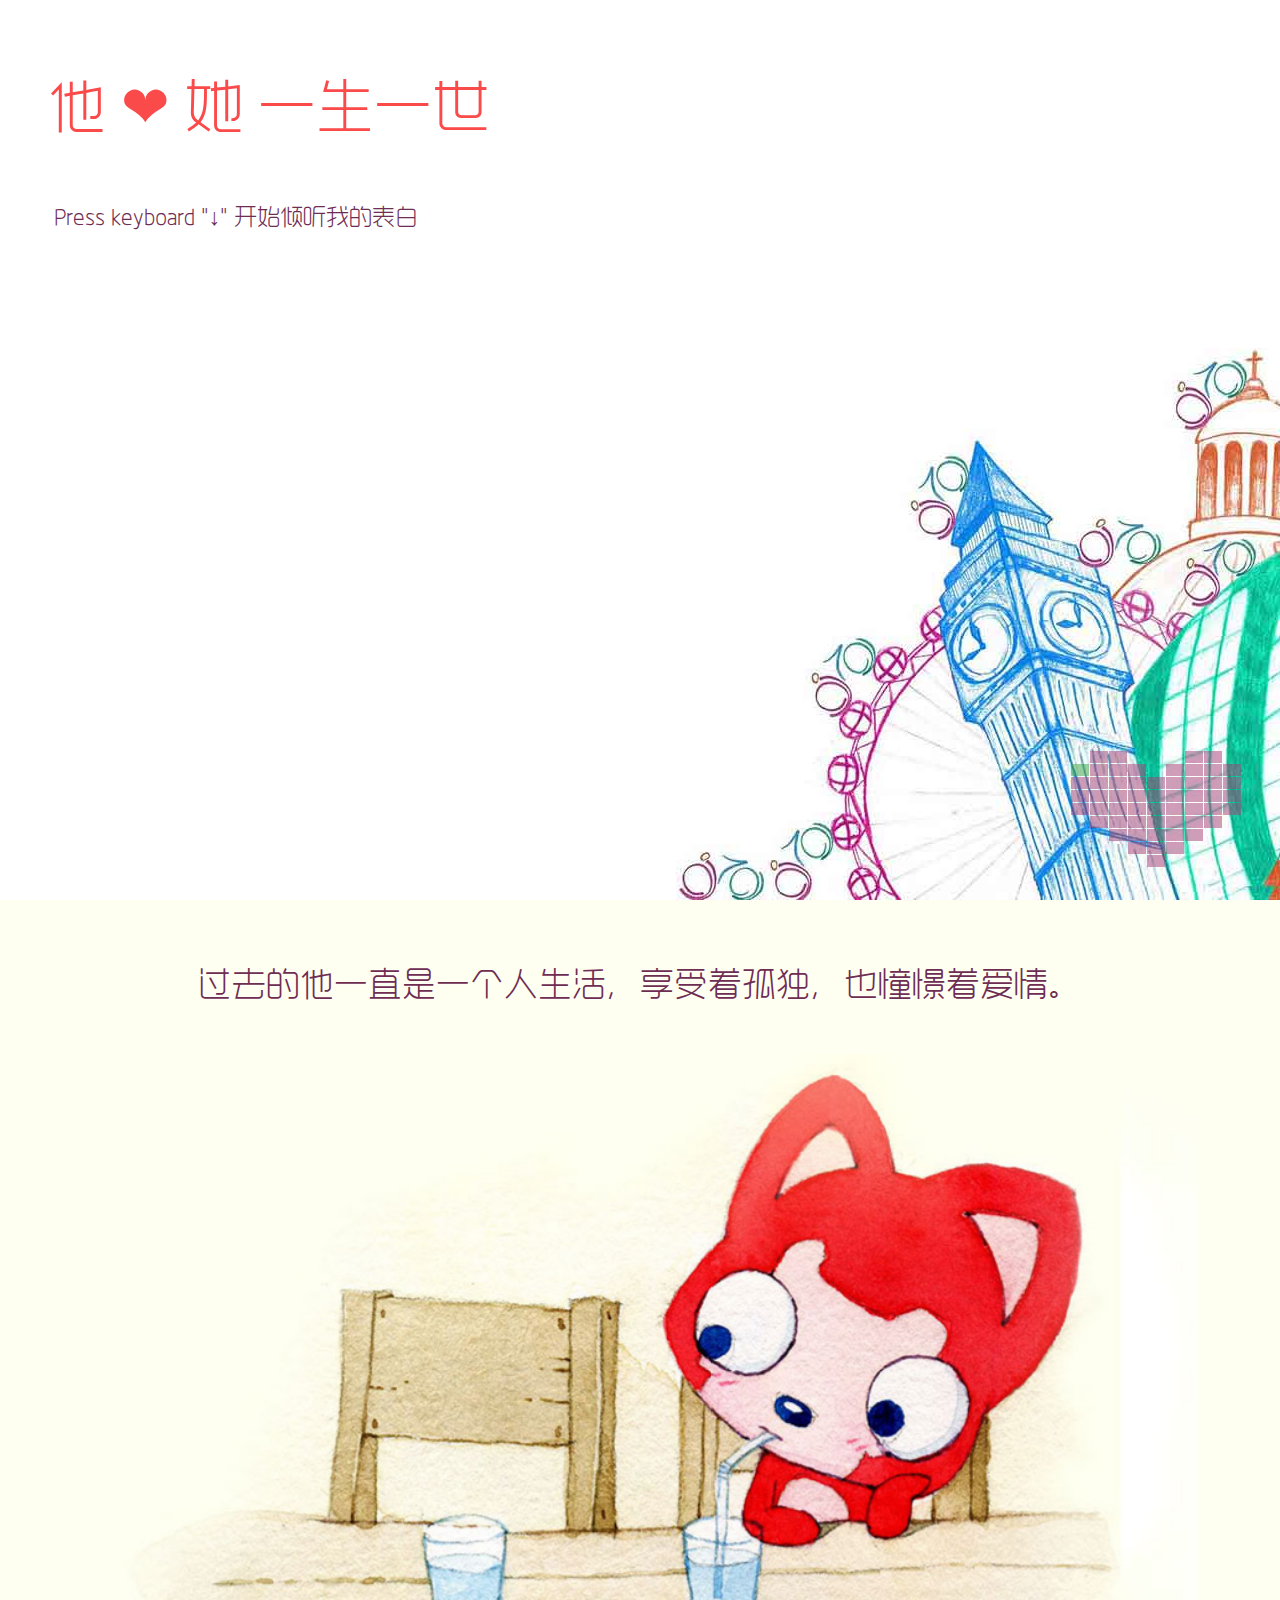
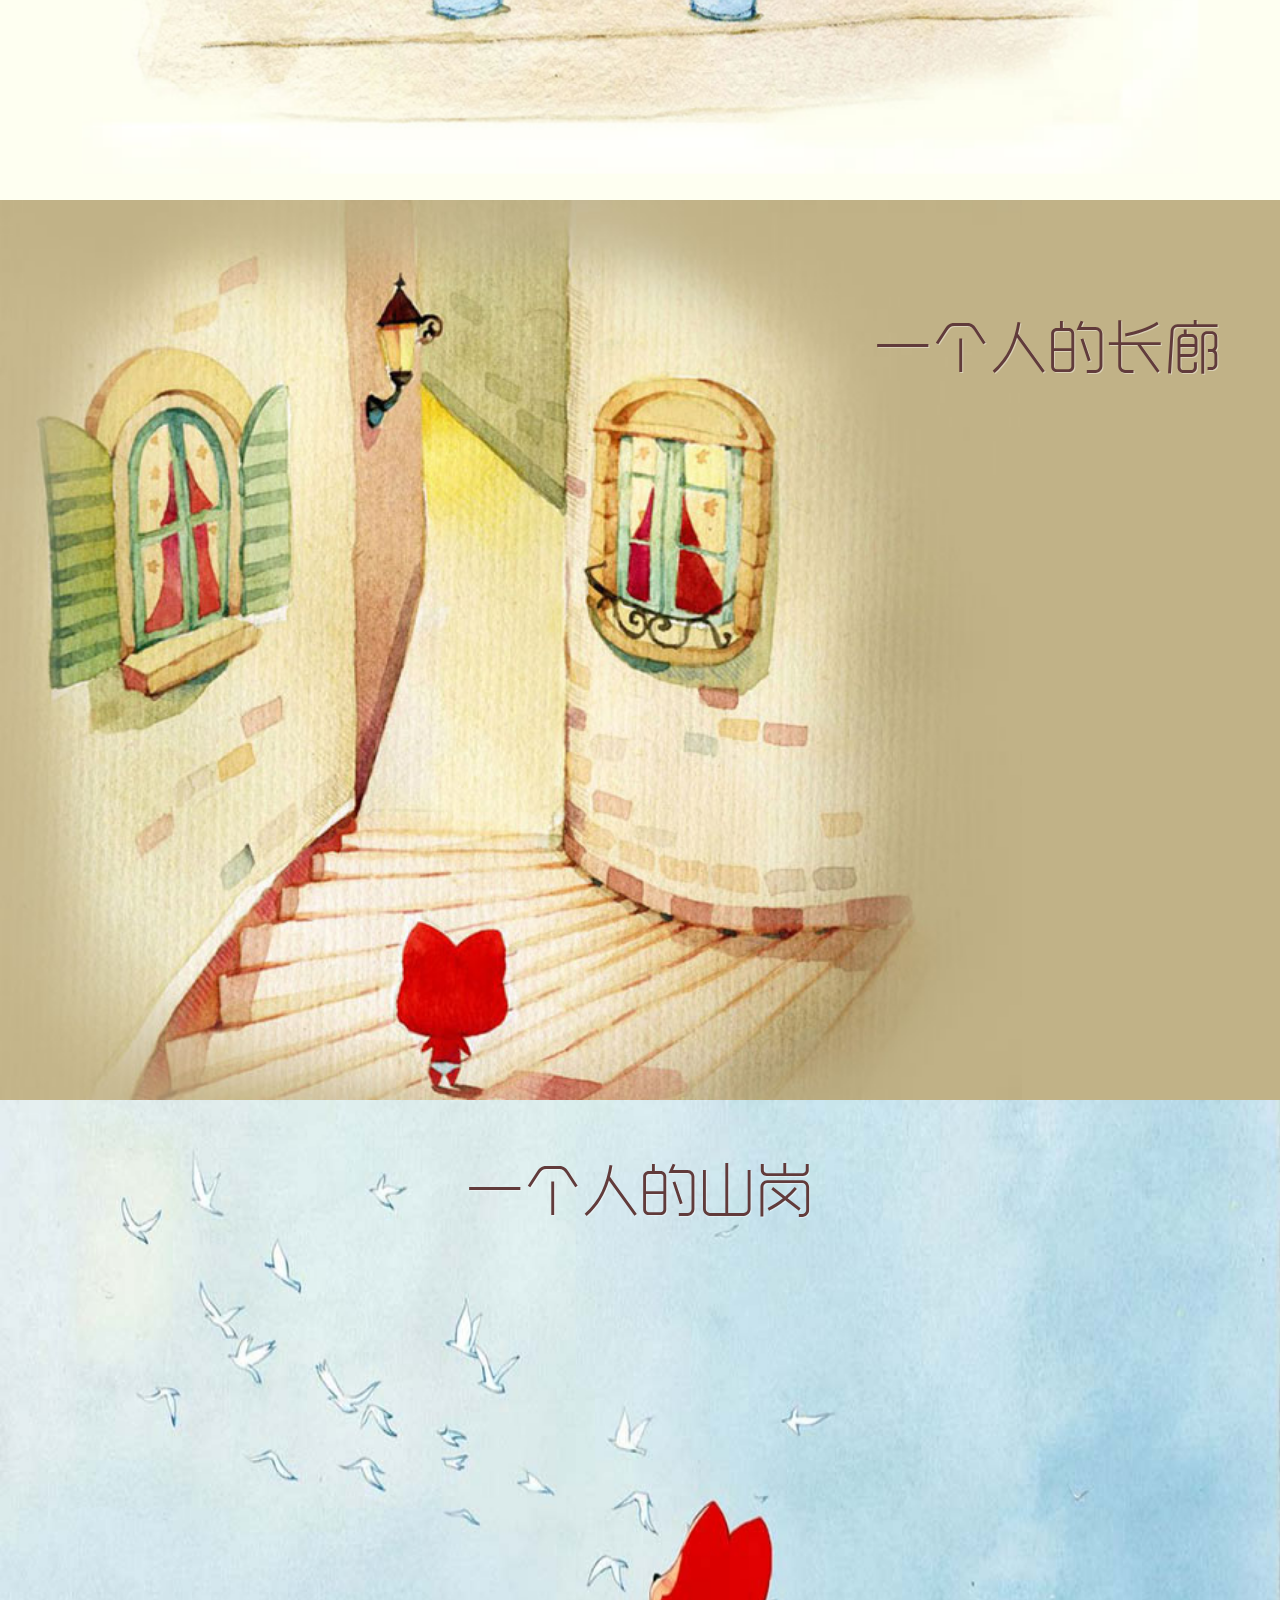
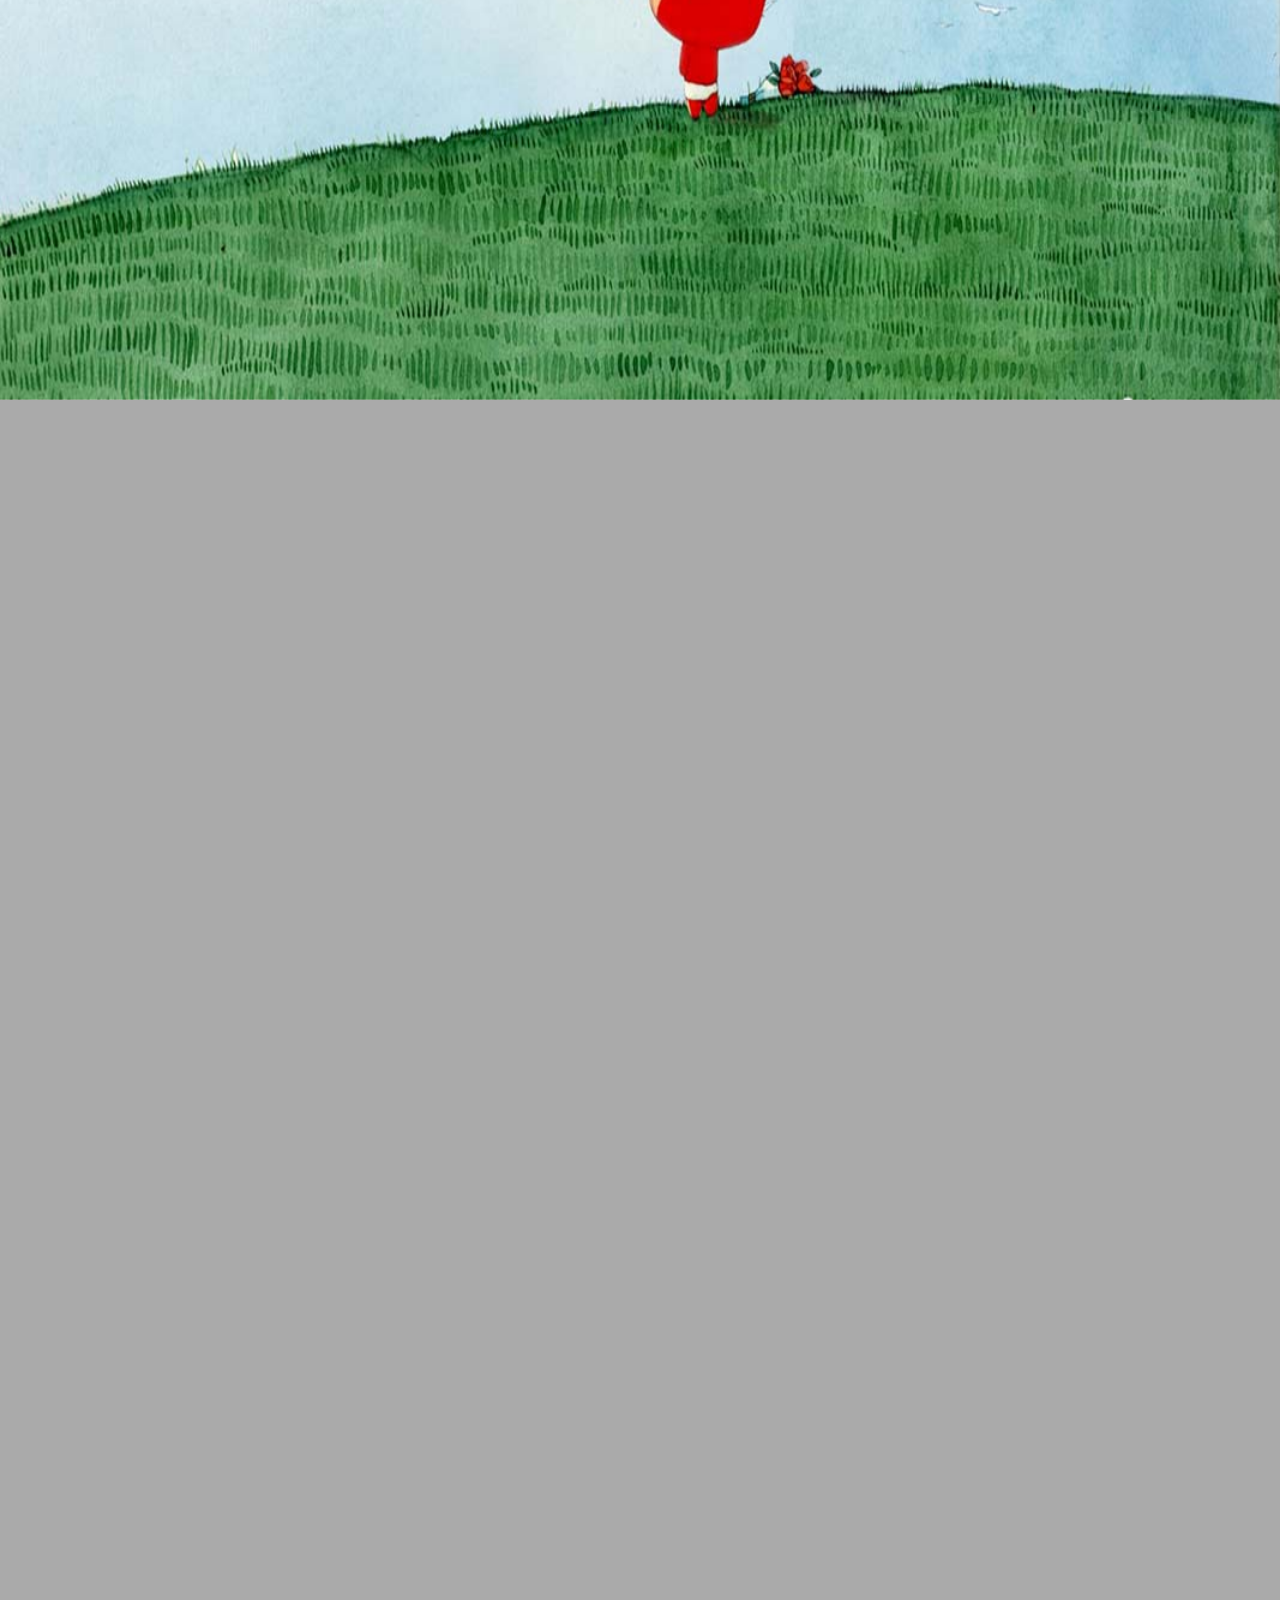
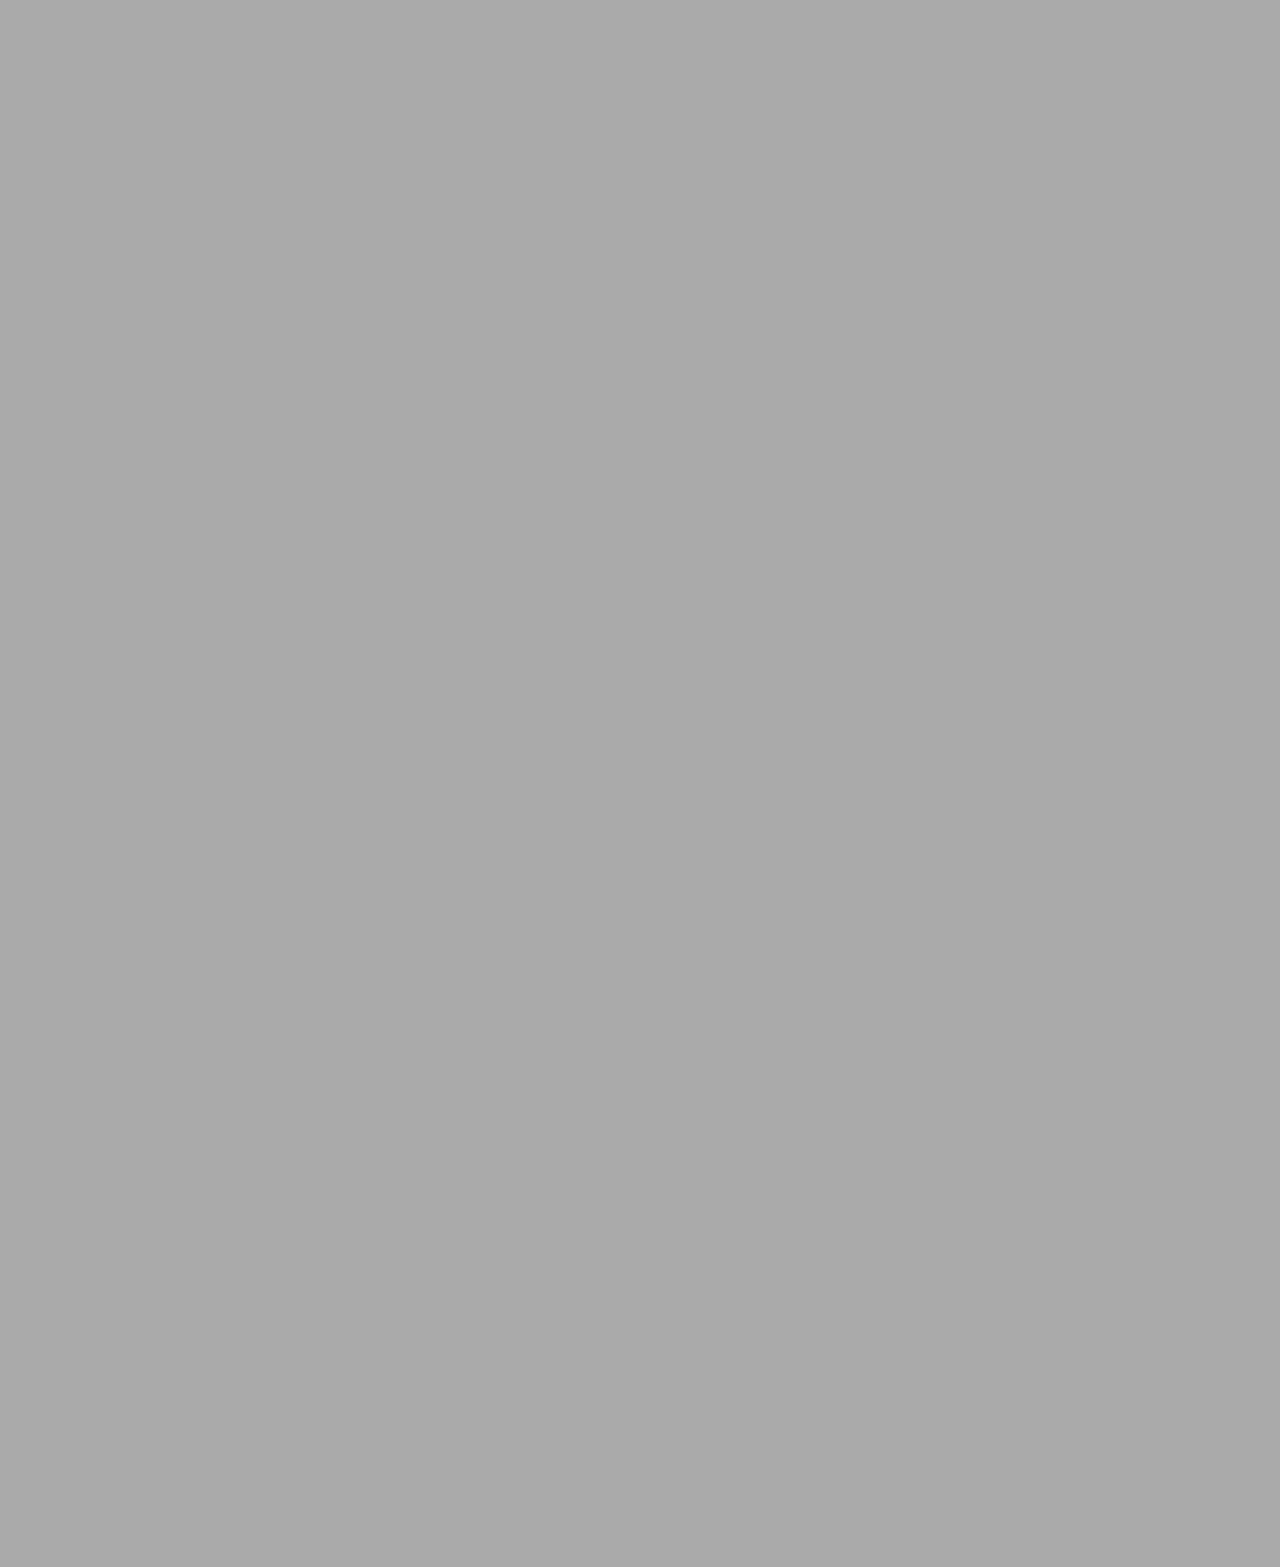
<file: 爱的回忆录/index.html>
<!DOCTYPE html PUBLIC "-//W3C//DTD XHTML 1.0 Transitional//EN" "http://www.w3.org/TR/xhtml1/DTD/xhtml1-transitional.dtd">
<html xmlns="http://www.w3.org/1999/xhtml">
<head>
	<meta http-equiv="Content-Type" content="text/html; charset=UTF-8">
	<title>天使降临到我身边</title>
	<link rel="stylesheet" href="css/all.min.css">
</head>
<body class="ft-absolute-nav" >
	<div class="flowtime" style="transform: translateX(0%) translateY(0%);">
		<div class="ft-section section-1" data-id="__section-1" data-prog="__1" id="">
			<div id="" class="ft-page page-1 hilite actual" data-id="__page-1" data-prog="__1">
				<p class="text1"><span id="text-75" contenteditable="true">他</span> ❤
					<span id="text-76" contenteditable="true">她</span>
					<span id="text-77" contenteditable="true">一生一世</span>
				</p>
				<p class="text2">Press keyboard "↓" <span id="text-78" contenteditable="true">开始倾听我的表白</span></p>
			</div>
			<div id="" class="ft-page page-2 future-page" data-id="__page-2" data-prog="__2">
				<p class="top-text" id="text-1" contenteditable="true">过去的他一直是一个人生活，享受着孤独，也憧憬着爱情。</p>
				<img src="img/iali63.jpg" alt="过去的他一直是一个人生活，享受着孤独，也憧憬着爱情。">
			</div>
			<div id="" class="ft-page page-3 left-img future-page" data-id="__page-3" data-prog="__3">
				<h2 class="text" id="text-2" contenteditable="true">一个人的长廊</h2>
				<img src="img/iali35.jpg" alt="一个人的长廊">
			</div>
			<div id="" class="ft-page page-4 full-img future-page" data-id="__page-4" data-prog="__4">
				<h2 class="center-text" id="text-3" contenteditable="true">一个人的山岗</h2>
				<img src="img/iali6.jpg" alt="一个人的山岗">
			</div>
		</div>

		<div class="ft-section section-2" data-id="__section-2" data-prog="__2" id="">
			<div id="" class="ft-page page-5 full-img future-section" data-id="__page-1" data-prog="__1">
				<h2 class="center-text" id="text-4" contenteditable="true">一个人的地铁</h2>
				<img src="img/iali19.jpg" alt="一个人的山岗">
			</div>
			<div id="" class="ft-page page-6 future-section future-page" data-id="__page-2" data-prog="__2">
				<h2 class="center-text" id="text-5" contenteditable="true">一个人的游乐场</h2>
				<img src="img/iali29.jpg" alt="一个人的游乐场">
			</div>
			<div id="" class="ft-page page-7 future-section future-page" data-id="__page-3" data-prog="__3">
				<h3 id="text-6" contenteditable="true">但他依然乐观，微笑着，等待着</h3>
				<img src="img/iali60.jpg" alt="但他依然乐观，微笑着，等待着">
			</div>
			<div id="" class="ft-page page-8 full-img future-section future-page" data-id="__page-4" data-prog="__4">
				<h3 id="text-7" contenteditable="true">生活难免有风风雨雨</h3>
				<img src="img/iali51.jpg" alt="生活难免有风风雨雨">
			</div>
			<div id="" class="ft-page page-9 future-section future-page" data-id="__page-5" data-prog="__5">
				<h3 id="text-8" contenteditable="true">他总是能够轻松的应对</h3>
				<img src="img/iali5.jpg">
			</div>
			<div id="" class="ft-page page-10 future-section future-page" data-id="__page-6" data-prog="__6">
				<h3 id="text-9" contenteditable="true">并且面带阳光、自信的笑容</h3>
				<img src="img/iali22.jpg">
			</div>
		</div>

		<div class="ft-section section-3" data-id="__section-3" data-prog="__3" id="">
			<div id="" class="ft-page page-11 full-img future-section" data-id="__page-1" data-prog="__1">
				<h3 id="text-10" contenteditable="true">生活也不会总是一帆风顺</h3>
				<img src="img/iali24.jpg">
			</div>
			<div id="" class="ft-page page-12 future-section future-page" data-id="__page-2" data-prog="__2">
				<h3><span id="text-11" contenteditable="true">但他每次都能勇敢的面对</span><br>
					<span id="text-12" contenteditable="true">随时准备接受生活的挑战</span></h3>
				<img src="img/iali25.jpg">
			</div>
			<div id="" class="ft-page page-13 future-section future-page" data-id="__page-3" data-prog="__3">
				<img src="img/iali64.jpg" alt="可是他的爱情又在哪里呢？">
				<h3 id="text-13" contenteditable="true">可是他的爱情又在哪里呢？</h3>
			</div>
			<div id="" class="ft-page page-14 left-img future-section future-page" data-id="__page-4" data-prog="__4">
				<h3 id="text-14" contenteditable="true">在镜子里面吗？他不敢相信</h3>
				<img src="img/iali46.jpg">
			</div>
			<div id="" class="ft-page page-15 left-img future-section future-page" data-id="__page-5" data-prog="__5">
				<h3>
					<span id="text-15" contenteditable="true">他去问大树，我的爱情在哪里？</span><br>
					<span id="text-16" contenteditable="true">大树告诉他，也许就在你的前方</span>
				</h3>
				<img src="img/iali45.jpg">
			</div>
			<div id="" class="ft-page page-16 left-img future-section future-page" data-id="__page-6" data-prog="__6">
				<h3>
					<span id="text-17" contenteditable="true">于是，他一个人继续向前走</span><br>
					<span id="text-18" contenteditable="true">走在茫茫的雪地上</span>
				</h3>
				<img src="img/iali66.jpg">
			</div>
			<div id="" class="ft-page page-17 top-text future-section future-page" data-id="__page-7" data-prog="__7">
				<h3 id="text-19" contenteditable="true">直到有一天他与她相遇了</h3>
				<img src="img/iali16.jpg">
			</div>
		</div>

		<div class="ft-section section-4" data-id="__section-4" data-prog="__4" id="">
			<div id="" class="ft-page page-18 full-img future-section" data-id="__page-1" data-prog="__1">
				<p class="text" id="text-20" contenteditable="true">他喜欢她，因为她的出现，他脸上有了更加灿烂的笑容</p>
				<img src="img/iali11.jpg">
			</div>
			<div id="" class="ft-page page-19 future-section future-page" data-id="__page-2" data-prog="__2">
				<h3 id="text-21" contenteditable="true">可是她会喜欢他吗？</h3>
				<img src="img/iali75.jpg">
			</div>
			<div id="" class="ft-page page-20 future-section future-page" data-id="__page-3" data-prog="__3">
				<img src="img/iali59.png">
				<h3 id="text-22" contenteditable="true">终于有一天，他鼓起了勇气</h3>
				<img src="img/iali9.jpg">
			</div>
			<div id="" class="ft-page page-21 future-section future-page" data-id="__page-4" data-prog="__4">
				<h3 id="text-23" contenteditable="true">他好高兴</h3>
				<img src="img/iali59.png">
			</div>
			<div id="" class="ft-page page-22 left-img future-section future-page" data-id="__page-5" data-prog="__5">
				<h3 id="text-24" contenteditable="true">每天他都会跟她聊天</h3>
				<img src="img/iali4.jpg">
			</div>
			<div id="" class="ft-page page-23 left-img future-section future-page" data-id="__page-6" data-prog="__6">
				<h3 id="text-25" contenteditable="true">然后两个人一起憧憬未来</h3>
				<img src="img/iali44.jpg">
			</div>
			<div id="" class="ft-page page-24 full-img future-section future-page" data-id="__page-7" data-prog="__7">
				<h3 id="text-26" contenteditable="true">一起想象以后在一起的日子</h3>
				<img src="img/iali32.jpg">
			</div>
		</div>

		<div class="ft-section section-5" data-id="__section-5" data-prog="__5" id="">
			<div id="" class="ft-page page-25 left-img future-section" data-id="__page-1" data-prog="__1">
				<h3><span id="text-27" contenteditable="true">从今开始</span><br>
					<span id="text-28" contenteditable="true">他上班都是开心的</span>
				</h3>
				<img src="img/iali37.jpg">
			</div>
			<div id="" class="ft-page page-26 top-text future-section future-page" data-id="__page-2" data-prog="__2">
				<h3 id="text-29" contenteditable="true">每次高兴地进入梦乡，都会梦到她</h3>
				<img src="img/iali10.gif">
			</div>
			<div id="" class="ft-page page-27 future-section future-page" data-id="__page-3" data-prog="__3">
				<h3 id="text-30" contenteditable="true">曾经一段时间他就成为了她的逛街助手</h3>
				<img src="img/iali67.jpg">
			</div>
			<div id="" class="ft-page page-28 future-section future-page" data-id="__page-4" data-prog="__4">
				<h3 id="text-31" contenteditable="true">他和她一起去了好多地方玩</h3>
				<img src="img/iali40.jpg">
			</div>
			<div id="" class="ft-page page-29 future-section future-page" data-id="__page-5" data-prog="__5">
				<h3 id="text-32" contenteditable="true">他也和她一样成为了一个吃货</h3>
				<img src="img/iali12.jpg">
			</div>
			<div id="" class="ft-page page-30 future-section future-page" data-id="__page-6" data-prog="__6">
				<h3 id="text-33" contenteditable="true">后来，他们搬到了一起</h3>
				<img src="img/iali76.gif">
			</div>
			<div id="" class="ft-page page-31 future-section future-page" data-id="__page-7" data-prog="__7">
				<h3 id="text-34" contenteditable="true">于是他开始学习新的技能</h3>
				<img src="img/iali77.jpg">
			</div>
		</div>

		<div class="ft-section section-6" data-id="__section-6" data-prog="__6" id="">
			<div id="" class="ft-page page-32 future-section" data-id="__page-1" data-prog="__1">
				<h3 id="text-35" contenteditable="true">煮饭</h3>
				<img src="img/iali62.jpg">
			</div>
			<div id="" class="ft-page page-33 top-text future-section future-page" data-id="__page-2" data-prog="__2">
				<h3 id="text-36" contenteditable="true">每天早上，两人吃着自己做的美食</h3>
				<img src="img/iali3.jpg">
			</div>
			<div id="" class="ft-page page-34 left-img future-section future-page" data-id="__page-3" data-prog="__3">
				<h3 id="text-37" contenteditable="true">然后在同一个站台，高高兴兴的一起出去</h3>
			</div>
			<div id="" class="ft-page page-35 future-section future-page" data-id="__page-4" data-prog="__4">
				<h3>
					<span id="text-38" contenteditable="true">他感觉自己好幸福。</span><br>
					<span id="text-39" contenteditable="true">因为自己有了家</span><br>
					<span id="text-40" contenteditable="true">那个有她在的地方</span></h3>
				<img src="img/iali8.gif">
			</div>
			<div id="" class="ft-page page-36 full-img future-section future-page" data-id="__page-5" data-prog="__5">
				<h3 id="text-41" contenteditable="true">他们偶尔也会吵架</h3>
				<img src="img/iali31.jpg">
			</div>
			<div id="" class="ft-page page-37 left-img future-section future-page" data-id="__page-6" data-prog="__6">
				<h3 id="text-42" contenteditable="true">他不想这样</h3>
				<img src="img/iali49.jpg">
			</div>
			<div id="" class="ft-page page-38 bottom-text future-section future-page" data-id="__page-7" data-prog="__7">
				<img src="img/iali21.jpg">
				<h3 id="text-43" contenteditable="true">一定是我有什么做的不对，他在想</h3>
			</div>
		</div>

		<div class="ft-section section-7" data-id="__section-7" data-prog="__7" id="">
			<div id="" class="ft-page page-39 left-img future-section" data-id="__page-1" data-prog="__1">
				<h3 id="text-44" contenteditable="true">如果没有她在身边，窗外就没有风景</h3>
				<img src="img/iali2.jpg">
			</div>
			<div id="" class="ft-page page-40 future-section future-page" data-id="__page-2" data-prog="__2">
				<h3 id="text-45" contenteditable="true">如果没有她在身后</h3>
				<img src="img/iali14.jpg">
			</div>
			<div id="" class="ft-page page-41 future-section future-page" data-id="__page-3" data-prog="__3">
				<img src="img/iali30_1.jpg" class="img1">
				<img src="img/iali30_2.jpg" class="img2">
				<h3 id="text-46" contenteditable="true"> 他又怎会飞的更高更远</h3>
			</div>
			<div id="" class="ft-page page-42 future-section future-page" data-id="__page-4" data-prog="__4">
				<h3>
					<span id="text-47" contenteditable="true">他不想这样。他要为她改变自己</span><br>
					<span id="text-48" contenteditable="true">她说她喜欢喜欢帮助他们家的人，于是他许下愿望</span></h3>
				<img src="img/iali69.jpg">
			</div>
			<div id="" class="ft-page page-43 future-section future-page" data-id="__page-5" data-prog="__5">
				<img src="img/iali42.jpg">
				<h3 id="text-49" contenteditable="true">我愿为你变成什么都会修的人</h3>
			</div>
			<div id="" class="ft-page page-44 left-img future-section future-page" data-id="__page-6" data-prog="__6">
				<h3>
					<span id="text-50" contenteditable="true">爱情就像花草一样</span><br>
					<span id="text-51" contenteditable="true">需要用包容来浇灌</span></h3>
				<img src="img/iali0.jpg">
			</div>
			<div id="" class="ft-page page-45 left-img future-section future-page" data-id="__page-7" data-prog="__7">
				<h3>
					<span id="text-52" contenteditable="true">他很幸福，要过生日了</span><br>
					<span id="text-53" contenteditable="true">她开始为他准备礼物</span></h3>
				<img src="img/iali18.jpg">
			</div>
		</div>

		<div class="ft-section section-8" data-id="__section-8" data-prog="__8" id="">
			<div id="" class="ft-page page-46 future-section" data-id="__page-1" data-prog="__1">
				<img src="img/iali57.gif">
				<h3>
					<span id="text-54" contenteditable="true">看着礼物</span>
					<span id="text-55" contenteditable="true">他好开心</span>
					<span id="text-56" contenteditable="true">因为他知道她对他的心意</span>
					<span id="text-57" contenteditable="true">可惜的是他没有送给她过</span>
				</h3>
			</div>
			<div id="" class="ft-page page-47 top-text future-section future-page" data-id="__page-2" data-prog="__2">
				<img src="img/iali58.jpg">
				<h3>
					<span id="text-58" contenteditable="true">想想后面还有一辈子</span>
					<span id="text-59" contenteditable="true">他好开心</span>
					<span id="text-60" contenteditable="true">因为可以和她</span>
					<span id="text-61" contenteditable="true">去全世界好多地方玩</span>
				</h3>
			</div>
			<div id="" class="ft-page page-48 left-img future-section future-page" data-id="__page-3" data-prog="__3">
				<p><span id="text-62" contenteditable="true">他也会继续努力</span><br><span id="text-63"
						contenteditable="true">为了他和她的梦之城堡</span></p>
				<img src="img/iali65.jpg">
			</div>
			<div id="" class="ft-page page-49 full-img future-section future-page" data-id="__page-4" data-prog="__4">
				<img src="img/iali71.jpg">
				<p class="text">
					<span class="text" id="text-64" contenteditable="true">他很幸福，因为他找到了她。他相信后面的每天都会是快乐的</span><br>
					<span class="text" id="text-65" contenteditable="true">简简单单，体会着与她在一起的每一个刻</span>
				</p>
			</div>
			<div id="" class="ft-page page-50 future-section future-page" data-id="__page-5" data-prog="__5">
				<p class="text" id="text-66" contenteditable="true">
					后来的一天，她说他不喜欢他抽烟，于是他就拼了命的戒烟。这只是他们幸福生活中的一件小事，小到无法引起别人的注意。可这是属于他和她的幸福生活。</p>
				<img src="img/iali50_1.jpg" class="img1">
				<img src="img/iali50_2.jpg" class="img2">
			</div>
			<div id="" class="ft-page page-51 future-section future-page" data-id="__page-6" data-prog="__6">
				<p>
					<span id="text-67" contenteditable="true">她：永远有多远？</span><br>
					<span id="text-68" contenteditable="true">他：比时间多一秒就是永远，我会永远爱你</span><br>
					<span id="text-69" contenteditable="true">她：世界有多大？</span><br>
					<span id="text-70" contenteditable="true">他：你走到哪里，世界就有多大</span>
				</p>
			</div>
		</div>

		<div class="ft-section section-9" data-id="__section-9" data-prog="__9" id="">
			<div id="" class="ft-page page-52 full-img future-section" data-id="__page-1" data-prog="__1">
				<h3 id="text-71" contenteditable="true">愿得一人心，白首不相离</h3>
				<img src="img/iali20.jpg">
			</div>
			<div id="" class="ft-page page-53 future-section future-page" data-id="__page-2" data-prog="__2">
				<img src="img/iali68.jpg" alt="happy birthday">
				<h3 id="text-72" contenteditable="true">情人节快乐</h3>
			</div>
			<div id="" class="ft-page page-54 center-img future-section future-page" data-id="__page-3" data-prog="__3">
				<div class="center-img">I love you</div>
			</div>
			<div id="" class="ft-page page-55 right-img future-section future-page" data-id="__page-4" data-prog="__4">
				<img src="img/14915.jpg">
				<p class="text">
					<span id="text-73" contenteditable="true">他和她的故事会一直继续下去。</span><br>
					<span id="text-74" contenteditable="true">无论精彩、平淡都会是他们喜欢的。</span><br>
					<br>
					<br>
					<span> -- 按“Esc"键有惊喜</span>
				</p>
			</div>
		</div>
	</div>


	<audio id="bgmMusic" src="music/一定要爱你.mp3" autoplay="autoplay" loop="" preload="auto" type="audio/mp3"></audio>
    
    <script src="../jquery/jquery.min.js"></script>
    <script src="../jquery/jquery-migrate.min.js"></script>
	<script src="js/all.min.js"></script>
	<script src="js/love.min.js"></script><div class="ft-default-progress"><div data-section="__0" class="ft-section-thumb thumb-section-0"><div class="ft-page-thumb thumb-page-0 actual" data-section="__0" data-page="__0"></div><div class="ft-page-thumb thumb-page-1" data-section="__0" data-page="__1"></div><div class="ft-page-thumb thumb-page-2" data-section="__0" data-page="__2"></div><div class="ft-page-thumb thumb-page-3" data-section="__0" data-page="__3"></div></div><div data-section="__1" class="ft-section-thumb thumb-section-1"><div class="ft-page-thumb thumb-page-0" data-section="__1" data-page="__0"></div><div class="ft-page-thumb thumb-page-1" data-section="__1" data-page="__1"></div><div class="ft-page-thumb thumb-page-2" data-section="__1" data-page="__2"></div><div class="ft-page-thumb thumb-page-3" data-section="__1" data-page="__3"></div><div class="ft-page-thumb thumb-page-4" data-section="__1" data-page="__4"></div><div class="ft-page-thumb thumb-page-5" data-section="__1" data-page="__5"></div></div><div data-section="__2" class="ft-section-thumb thumb-section-2"><div class="ft-page-thumb thumb-page-0" data-section="__2" data-page="__0"></div><div class="ft-page-thumb thumb-page-1" data-section="__2" data-page="__1"></div><div class="ft-page-thumb thumb-page-2" data-section="__2" data-page="__2"></div><div class="ft-page-thumb thumb-page-3" data-section="__2" data-page="__3"></div><div class="ft-page-thumb thumb-page-4" data-section="__2" data-page="__4"></div><div class="ft-page-thumb thumb-page-5" data-section="__2" data-page="__5"></div><div class="ft-page-thumb thumb-page-6" data-section="__2" data-page="__6"></div></div><div data-section="__3" class="ft-section-thumb thumb-section-3"><div class="ft-page-thumb thumb-page-0" data-section="__3" data-page="__0"></div><div class="ft-page-thumb thumb-page-1" data-section="__3" data-page="__1"></div><div class="ft-page-thumb thumb-page-2" data-section="__3" data-page="__2"></div><div class="ft-page-thumb thumb-page-3" data-section="__3" data-page="__3"></div><div class="ft-page-thumb thumb-page-4" data-section="__3" data-page="__4"></div><div class="ft-page-thumb thumb-page-5" data-section="__3" data-page="__5"></div><div class="ft-page-thumb thumb-page-6" data-section="__3" data-page="__6"></div></div><div data-section="__4" class="ft-section-thumb thumb-section-4"><div class="ft-page-thumb thumb-page-0" data-section="__4" data-page="__0"></div><div class="ft-page-thumb thumb-page-1" data-section="__4" data-page="__1"></div><div class="ft-page-thumb thumb-page-2" data-section="__4" data-page="__2"></div><div class="ft-page-thumb thumb-page-3" data-section="__4" data-page="__3"></div><div class="ft-page-thumb thumb-page-4" data-section="__4" data-page="__4"></div><div class="ft-page-thumb thumb-page-5" data-section="__4" data-page="__5"></div><div class="ft-page-thumb thumb-page-6" data-section="__4" data-page="__6"></div></div><div data-section="__5" class="ft-section-thumb thumb-section-5"><div class="ft-page-thumb thumb-page-0" data-section="__5" data-page="__0"></div><div class="ft-page-thumb thumb-page-1" data-section="__5" data-page="__1"></div><div class="ft-page-thumb thumb-page-2" data-section="__5" data-page="__2"></div><div class="ft-page-thumb thumb-page-3" data-section="__5" data-page="__3"></div><div class="ft-page-thumb thumb-page-4" data-section="__5" data-page="__4"></div><div class="ft-page-thumb thumb-page-5" data-section="__5" data-page="__5"></div><div class="ft-page-thumb thumb-page-6" data-section="__5" data-page="__6"></div></div><div data-section="__6" class="ft-section-thumb thumb-section-6"><div class="ft-page-thumb thumb-page-0" data-section="__6" data-page="__0"></div><div class="ft-page-thumb thumb-page-1" data-section="__6" data-page="__1"></div><div class="ft-page-thumb thumb-page-2" data-section="__6" data-page="__2"></div><div class="ft-page-thumb thumb-page-3" data-section="__6" data-page="__3"></div><div class="ft-page-thumb thumb-page-4" data-section="__6" data-page="__4"></div><div class="ft-page-thumb thumb-page-5" data-section="__6" data-page="__5"></div><div class="ft-page-thumb thumb-page-6" data-section="__6" data-page="__6"></div></div><div data-section="__7" class="ft-section-thumb thumb-section-7"><div class="ft-page-thumb thumb-page-0" data-section="__7" data-page="__0"></div><div class="ft-page-thumb thumb-page-1" data-section="__7" data-page="__1"></div><div class="ft-page-thumb thumb-page-2" data-section="__7" data-page="__2"></div><div class="ft-page-thumb thumb-page-3" data-section="__7" data-page="__3"></div><div class="ft-page-thumb thumb-page-4" data-section="__7" data-page="__4"></div><div class="ft-page-thumb thumb-page-5" data-section="__7" data-page="__5"></div></div><div data-section="__8" class="ft-section-thumb thumb-section-8"><div class="ft-page-thumb thumb-page-0" data-section="__8" data-page="__0"></div><div class="ft-page-thumb thumb-page-1" data-section="__8" data-page="__1"></div><div class="ft-page-thumb thumb-page-2" data-section="__8" data-page="__2"></div><div class="ft-page-thumb thumb-page-3" data-section="__8" data-page="__3"></div></div></div>
    <div class="mPower"><span id="on" title="点击暂停"></span><span id="off" title="点击播放"></span></div>

</body></html>
</file>
<file: 爱的回忆录/css/all.min.css>
html,
body,
div,
span,
applet,
object,
iframe,
h1,
h2,
h3,
h4,
h5,
h6,
p,
blockquote,
pre,
a,
abbr,
acronym,
address,
big,
cite,
code,
del,
dfn,
em,
img,
ins,
kbd,
q,
s,
samp,
small,
strike,
strong,
sub,
sup,
tt,
var,
b,
u,
i,
center,
dl,
dt,
dd,
ol,
ul,
li,
fieldset,
form,
label,
legend,
table,
caption,
tbody,
tfoot,
thead,
tr,
th,
td,
article,
aside,
canvas,
details,
embed,
figure,
figcaption,
footer,
header,
hgroup,
menu,
nav,
output,
ruby,
section,
summary,
time,
mark,
audio,
video {
    margin: 0;
    padding: 0;
    border: 0;
    font-size: 100%;
    font: inherit;
    vertical-align: baseline
}

article,
aside,
details,
figcaption,
figure,
footer,
header,
hgroup,
menu,
nav,
section {
    display: block
}

body {
    line-height: 1
}

strong,
b {
    font-weight: bold
}

ol,
ul {
    list-style: none
}

blockquote,
q {
    quotes: none
}

blockquote:before,
blockquote:after,
q:before,
q:after {
    content: '';
    content: none
}

table {
    border-collapse: collapse;
    border-spacing: 0
}

html,
body {
    width: 100%;
    height: 100%;
    -webkit-text-size-adjust: none
}

body {
    white-space: nowrap
}

.nojavascript {
    position: fixed;
    top: 0;
    width: 100%;
    text-align: center;
    font-size: 3em;
}

.flowtime {
    font-size: 0;
    width: 100%;
    height: 100%;
    -o-transform-origin: 0 0;
    -ms-transform-origin: 0 0;
    -moz-transform-origin: 0 0;
    -webkit-transform-origin: 0 0;
    transform-origin: 0 0;
    -o-transform: translateZ(0);
    -ms-transform: translateZ(0);
    -moz-transform: translateZ(0);
    -webkit-transform: translateZ(0);
    transform: translateZ(0);
    -o-backface-visibility: hidden;
    -ms-backface-visibility: hidden;
    -moz-backface-visibility: hidden;
    -webkit-backface-visibility: hidden;
    backface-visibility: hidden;
    -o-transition: -o-transform .5s cubic-bezier(.77, .10, .22, 1);
    -moz-transition: -moz-transform .5s cubic-bezier(.77, .10, .22, 1);
    -webkit-transition: -webkit-transform .5s cubic-bezier(.77, .10, .22, 1);
    transition: transform .5s cubic-bezier(.77, .10, .22, 1)
}

.flowtime.no-transition {
    -o-transition: -o-transform 0s;
    -moz-transition: -moz-transform 0s;
    -webkit-transition: -webkit-transform 0s;
    transition: transform 0s
}

.ft-section {
    width: 100%;
    height: 100%;
    position: relative;
    -o-transform: translateZ(0);
    -ms-transform: translateZ(0);
    -moz-transform: translateZ(0);
    -webkit-transform: translateZ(0);
    transform: translateZ(0)
}

.ft-section,
.ft-section-thumb {
    font-size: 16px;
    font-size: 1rem;
    white-space: normal;
    display: inline-block;
    vertical-align: top
}

.ft-page {
    -moz-box-sizing: border-box;
    -webkit-box-sizing: border-box;
    box-sizing: border-box;
    width: 100%;
    height: 100%;
    position: relative;
    z-index: auto;
    -o-transform: translateZ(0);
    -ms-transform: translateZ(0);
    -moz-transform: translateZ(0);
    -webkit-transform: translateZ(0);
    transform: translateZ(0)
}

.ft-page.actual {
    z-index: 100
}

.ft-overview .ft-page {
    cursor: pointer;
    -o-transition: all .5s cubic-bezier(.77, .10, .22, 1);
    -moz-transition: all .5s cubic-bezier(.77, .10, .22, 1);
    -webkit-transition: all .5s cubic-bezier(.77, .10, .22, 1);
    transition: all .5s cubic-bezier(.77, .10, .22, 1);
    -o-transform: scale(0.95);
    -ms-transform: scale(0.95);
    -moz-transform: scale(0.95);
    -webkit-transform: scale(0.95);
    transform: scale(0.95);
    -o-transform-origin: 50% 50%;
    -ms-transform-origin: 50% 50%;
    -moz-transform-origin: 50% 50%;
    -webkit-transform-origin: 50% 50%;
    transform-origin: 50% 50%
}

.ft-overview .ft-page * {
    pointer-events: none
}

.ft-absolute-nav {
    overflow: hidden
}

.ft-absolute-nav .flowtime {
    position: absolute
}

.ft-fragment {
    opacity: 0;
    -o-transition: all .3s cubic-bezier(.77, .10, .22, 1);
    -moz-transition: all .3s cubic-bezier(.77, .10, .22, 1);
    -webkit-transition: all .3s cubic-bezier(.77, .10, .22, 1);
    transition: all .3s cubic-bezier(.77, .10, .22, 1);
    -o-transform: translateZ(0);
    -ms-transform: translateZ(0);
    -moz-transform: translateZ(0);
    -webkit-transform: translateZ(0);
    transform: translateZ(0)
}

.ft-fragment.revealed.step {
    opacity: .3
}

.ft-fragment.revealed.shy {
    opacity: 0
}

.ft-fragment.revealed,
.ft-fragment.revealed-temp,
.ft-fragment.revealed.actual {
    opacity: 1
}

.ft-default-progress {
    position: fixed;
    bottom: 16px;
    bottom: 1rem;
    right: 16px;
    right: 1rem;
    z-index: 1000;
    opacity: .3;
    -o-transition: all .5s cubic-bezier(.77, .10, .22, 1);
    -moz-transition: all .5s cubic-bezier(.77, .10, .22, 1);
    -webkit-transition: all .5s cubic-bezier(.77, .10, .22, 1);
    transition: all .5s cubic-bezier(.77, .10, .22, 1)
}

.ft-default-progress:hover {
    opacity: 1
}

.ft-overview .ft-default-progress {
    opacity: 0;
    pointer-events: none
}

.ft-page-thumb {
    -moz-box-sizing: border-box;
    -webkit-box-sizing: border-box;
    box-sizing: border-box;
    width: 18px;
    height: 12px;
    margin-right: 1px;
    margin-bottom: 1px;
    background-color: rgba(0, 0, 0, 0.7);
    cursor: pointer;
    -o-transition: all .3s cubic-bezier(.77, .10, .22, 1);
    -moz-transition: all .3s cubic-bezier(.77, .10, .22, 1);
    -webkit-transition: all .3s cubic-bezier(.77, .10, .22, 1);
    transition: all .3s cubic-bezier(.77, .10, .22, 1)
}

.ft-page-thumb:hover {
    background-color: rgba(255, 255, 255, 0.7)
}

.ft-page-thumb.actual {
    background-color: rgba(255, 255, 255, 0.5);
    border: 1px solid #fff
}

img {
    -o-transform: translate3d(0, 0, 0);
    -ms-transform: translate3d(0, 0, 0);
    -moz-transform: translate3d(0, 0, 0);
    -webkit-transform: translate3d(0, 0, 0);
    transform: translate3d(0, 0, 0);
    -o-backface-visibility: hidden;
    -ms-backface-visibility: hidden;
    -moz-backface-visibility: hidden;
    -webkit-backface-visibility: hidden;
    backface-visibility: hidden
}

.parallax {
    position: relative;
    -o-transition: all .5s cubic-bezier(.50, .10, .50, 1);
    -moz-transition: all .5s cubic-bezier(.50, .10, .50, 1);
    -webkit-transition: all .5s cubic-bezier(.50, .10, .50, 1);
    transition: all .5s cubic-bezier(.50, .10, .50, 1)
}

.ft-overview .parallax {
    -o-transform: translate3d(0, 0, 0) !important;
    -ms-transform: translate3d(0, 0, 0) !important;
    -moz-transform: translate3d(0, 0, 0) !important;
    -webkit-transform: translate3d(0, 0, 0) !important;
    transform: translate3d(0, 0, 0) !important
}

@font-face {
    font-family: 'RuiHeiXiTi';
    src: url('../fonts/RuiHeiXiTi.otf') format('truetype');
    font-weight: bold;
    font-style: normal
}

html {
    font-size: 100%;
    line-height: 1.5rem;
    background-color: #aaa;
    color: #6e2d52;
    text-shadow: 1px 1px 0 rgba(255, 255, 255, 0.4)
}

body,
button {
    font-family: "RuiHeiXiTi", sans-serif
}

.navigation,
.credits,
.switches {
    display: none
}

.ft-page {
    padding: 1em;
    background-color: #fed1ea;
    text-align: center
}

.flowtime h1,
.flowtime h2,
.flowtime h3,
.flowtime h4,
.flowtime h5,
.flowtime h6,
.flowtime p,
.flowtime ul,
.flowtime ol,
.flowtime dl,
.flowtime li,
.flowtime dt,
.flowtime dd {
    display: block;
    -o-transition: all .3s cubic-bezier(.77, .10, .22, 1);
    -moz-transition: all .3s cubic-bezier(.77, .10, .22, 1);
    -webkit-transition: all .3s cubic-bezier(.77, .10, .22, 1);
    transition: all .3s cubic-bezier(.77, .10, .22, 1)
}

.flowtime h1,
.flowtime h2,
.flowtime h3,
.flowtime h4,
.flowtime h5,
.flowtime h6 {
    font-weight: bold;
    color: #613b3b;
    padding-top: 1em
}

.flowtime h1 {
    font-size: 4rem;
    line-height: 4.3rem
}

.flowtime h2 {
    font-size: 3rem;
    line-height: 3.3rem
}

.flowtime h3 {
    font-size: 2.5rem;
    line-height: 3rem
}

.flowtime h4,
.flowtime h5,
.flowtime h6 {
    font-size: 1.75rem;
    line-height: 2rem
}

.flowtime p {
    font-size: 1.75rem;
    line-height: 2rem;
    margin: 2rem 0
}

.flowtime ul,
.flowtime ol,
.flowtime dl {
    font-size: 1.75rem;
    line-height: 2rem;
    margin: 2rem 0
}

.flowtime ul,
.flowtime ol,
.flowtime dl {
    margin: 0 2rem
}

.flowtime li,
.flowtime dd {
    line-height: 1.75rem;
    margin-bottom: 1rem;
    position: relative
}

.flowtime dt {
    position: relative
}

.flowtime ul li:before,
.flowtime dl dt:before {
    content: "\2022";
    text-align: right;
    color: #fd0;
    margin-right: .5rem;
    display: inline-block;
    position: absolute;
    left: -1rem
}

.flowtime ol {
    counter-reset: list
}

.flowtime ol li:before {
    content: counter(list) ".";
    counter-increment: list;
    font-size: .75em;
    color: #fd0;
    margin-right: .5rem;
    display: inline-block;
    position: relative;
    top: -0.075em
}

.flowtime dl dd {
    font-size: .8em;
    margin-left: 1rem
}

.flowtime small {
    font-size: .6em;
    vertical-align: middle
}

.flowtime pre,
.flowtime code {
    font-family: monospace;
    margin: 1rem 0
}

.flowtime strong {
    font-weight: bold;
    color: #fd0;
    text-shadow: 1px 2px 0 #000, 1px -1px 0 rgba(0, 0, 0, 0.3), -1px -1px 0 rgba(0, 0, 0, 0.3), -1px 1px 0 rgba(0, 0, 0, 0.3)
}

.flowtime q {
    quotes: "“""”"
}

.flowtime q:before {
    content: open-quote
}

.flowtime q:after {
    content: close-quote
}

.flowtime blockquote {
    font-size: 1.5rem;
    margin: 1.5rem 2rem;
    padding: 1rem;
    background-color: rgba(0, 0, 0, 0.3);
    border-left: .5rem solid rgba(255, 255, 255, 0.5);
    border-radius: .5rem
}

.flowtime q,
.flowtime cite,
.flowtime blockquote {
    font-style: italic
}

.flowtime .small {
    font-size: .6em
}

.flowtime .attention {
    color: red;
    text-shadow: 1px 2px 0 #000, 1px -1px 0 rgba(0, 0, 0, 0.3), -1px -1px 0 rgba(0, 0, 0, 0.3), -1px 1px 0 rgba(0, 0, 0, 0.3)
}

.flowtime sup {
    font-size: .7em;
    position: relative;
    top: -0.5em
}

.flowtime a,
.flowtime a:link,
.flowtime a:visited,
.flowtime a:active,
.flowtime a:focus {
    color: #666;
    text-decoration: none
}

.flowtime a:hover {
    color: #666;
    text-decoration: underline
}

.flowtime a:hover img,
.flowtime a:active img,
.flowtime a:focus img {
    -webkit-box-shadow: 1px 2px 10px 5px rgba(0, 0, 0, 0.5);
    box-shadow: 1px 2px 10px 5px rgba(0, 0, 0, 0.5)
}

.flowtime .stack {
    width: 100%;
    height: 100%;
    margin: 1rem 0;
    position: relative
}

.flowtime .stacked {
    width: 100%;
    position: absolute;
    top: 0;
    left: 0
}

.flowtime img {
    max-width: 100%;
    max-height: 100%;
    display: block;
    margin: 0 auto
}

.flowtime .stack-center {
    text-align: center;
    white-space: nowrap;
    position: absolute;
    top: 2rem;
    right: 2rem;
    bottom: 2rem;
    left: 2rem
}

.flowtime .stack-center:before {
    content: "";
    height: 100%;
    display: inline-block;
    vertical-align: middle
}

.flowtime .stack-center .stacked-center {
    white-space: normal;
    max-width: 100%;
    max-height: 100%;
    display: inline-block;
    vertical-align: middle
}

@media screen and (min-height:41em) and (min-width:80em) {
    html {
        font-size: 120%
    }
}

@media screen and (min-height:50em) and (min-width:90em) {
    html {
        font-size: 140%
    }
}

@media screen and (max-device-height:578px) {
    html {
        font-size: 50%
    }
}

.parallax-demo {
    overflow: hidden
}

.parallax-demo .kingmix {
    position: absolute;
    left: 20%;
    bottom: -10%;
    z-index: 50
}

.parallax-demo .sax {
    position: absolute;
    left: 6%;
    bottom: -18%;
    z-index: 40
}

.parallax-demo .tone {
    position: absolute;
    left: 49%;
    bottom: -32%;
    z-index: 30
}

.ft-overview .section-1 {
    margin-top: 0
}

.ft-overview .section-2 {
    margin-top: -40%
}

.ft-overview .section-3 {
    margin-top: -40%
}

.ft-overview .section-4 {
    margin-top: 0
}

.ft-overview .section-5 {
    margin-top: 60%
}

.ft-overview .section-6 {
    margin-top: 0
}

.ft-overview .section-7 {
    margin-top: -40%
}

.ft-overview .section-8 {
    margin-top: -40%
}

.ft-overview .section-9 {
    margin-top: 0
}

.ft-page-thumb {
    background-color: #a54479
}

.ft-page-thumb.actual {
    background-color: #44a54a;
    border: 0
}

.ft-default-progress {
    bottom: 3rem;
    right: 2rem
}

.thumb-section-0 {
    position: relative;
    top: 13px
}

.thumb-section-3 {
    position: relative;
    top: 13px
}

.thumb-section-4 {
    position: relative;
    top: 26px
}

.thumb-section-5 {
    position: relative;
    top: 13px
}

.thumb-section-8 {
    position: relative;
    top: 13px
}

.thumb-section-8 {
    position: relative;
    top: 13px
}

.left-img {
    padding: 0;
    text-align: left
}

.left-img img {
    position: absolute;
    left: 0;
    top: 0;
    height: 100%;
    z-index: 1
}

.left-img p,
.left-img h3,
.left-img .text {
    position: absolute;
    top: 1em;
    right: 1em;
    z-index: 2;
    text-align: right
}

.full-img {
    padding: 0
}

.full-img img {
    width: 100%;
    height: 100%
}

.full-img h3,
.full-img .text,
.full-img .center-text {
    position: absolute;
    width: 100%;
    text-align: center;
    z-index: 2
}

.right-img {
    padding: 0;
    text-align: left
}

.right-img img,
.right-img .text {
    position: absolute
}

.right-img img {
    margin: 0;
    height: 100%;
    right: 0;
    top: 0;
    z-index: 1
}

.right-img .text {
    left: 0;
    top: 0;
    z-index: 2;
    padding: 2em
}

.center-img {
    width: 100%;
    height: 100%;
    background-position: center center;
    background-repeat: no-repeat
}

.top-text {
    padding: 0
}

.bottom-text h3 {
    height: 10%;
    padding-bottom: 10%
}

.bottom-text img {
    height: 80%
}

.page-1 {
    background: #fff url(../img/iali53.jpg) bottom right no-repeat;
    text-align: left
}

.page-1 p {
    font-size: 1em
}

.page-1 img {
    margin: 1em auto 0 1em
}

.page-1 .text1 {
    font-size: 3em;
    color: #FA4A4A;
    line-height: 2em;
    margin: 0.5em 0 0 0.5em
}

.page-1 .text2 {
    font-size: 1.2em;
    margin: 1.5em 0 0 1.5em
}

.flowtime .page-1 a {
    color: #6e2626
}

.page-1 input {
    font-size: 0.6em;
    padding: 6px 8px;
    width: 8rem;
    text-align: center;
    border: 1px solid #ccc;
    vertical-align: 6px;
}

.page-2 {
    background-color: #fefff1;
    padding: 0;
    text-align: center
}

.page-2 p {
    height: 10%;
    padding-top: 5%;
    margin: 0
}

.page-2 img {
    height: 80%
}

.page-3 {
    background-color: #c1b287
}

.page-6 {
    background-color: #ecfafb;
    padding: 0
}

.page-6 img {
    position: absolute;
    bottom: 0;
    left: 0;
    max-width: 70%
}

.page-6 h3 {
    position: absolute;
    right: 10%;
    top: 45%;
    color: #bc195b
}

.page-7 {
    background-color: #e6fbec
}

.page-7 img {
    max-height: 100%;
    margin: 0 auto
}

.page-7 h3 {
    position: absolute;
    top: 1em;
    left: 50%;
    padding: 0;
    margin-top: 0;
    margin-left: -240px;
    z-index: 1
}

.page-8 {
    background: #66cbff
}

.page-8 h3 {
    color: #eef;
    position: absolute;
    top: 1em;
    left: 50%;
    margin-left: -40%;
    padding: 0;
    margin-top: 0;
    width: 10em;
    text-align: left
}

.page-8 h3 span {
    display: inline-block;
    width: 1em;
    vertical-align: top
}

.page-9 {
    background-color: #c9f4fb
}

.page-9 img {
    margin-top: 3em
}

.page-10 {
    background: url(../img/iali22_bg.jpg)
}

.page-12 {
    background-color: #aff1ff;
    padding: 0
}

.page-12 img {
    position: absolute;
    bottom: 1em;
    left: 1em;
    z-index: 2;
    height: 40%
}

.page-12 h3 {
    margin-left: 1em;
    margin-right: 1em
}

.page-13 {
    background-color: #feeff4;
    padding: 0
}

.page-13 img {
    height: 80%
}

.page-13 he {
    height: 20%
}

.page-14 {
    background-color: #fbf7d1
}

.page-15 {
    background: #dcf2fa url(../img/iali45_bg.jpg)
}

.page-16 {
    background-color: #7db6df
}

.page-17 {
    background-color: #e5f0f2
}

.page-19 {
    background-image: url(../img/iali75_bg.jpg)
}

.page-19 h3 {
    margin-bottom: 2em
}

.page-18 .text {
    margin-left: 1em;
    margin-right: 1em
}

.page-20 {
    background-color: #fcd0ca;
    padding: 0
}

.page-20 img {
    position: absolute;
    bottom: 0;
    left: 4em
}

.page-21 {
    background: #fbf2a3 url(../img/iali59_bg.jpg)
}

.page-22 {
    background-color: #f5d484
}

.page-23 {
    background-color: #fff
}

.page-25 {
    background-color: #fcc1b1
}

.page-26 {
    background-color: #fdeacf
}

.page-27 {
    background-color: #ffc8c5;
    padding: 0
}

.page-27 h3 {
    position: absolute;
    z-index: 2;
    width: 100%;
    text-align: center
}

.page-28 {
    background: #b7e7f3 url(../img/iali40_bg.jpg) bottom repeat-x;
    padding: 0
}

.page-28 img {
    position: absolute;
    bottom: 0;
    left: 3em
}

.page-28 h3 {
    position: absolute;
    right: 1em;
    bottom: 360px;
    text-align: right;
    color: #127184
}

.page-29 {
    background: #0d85d1;
    padding: 0
}

.page-29 h3 {
    position: absolute;
    z-index: 2;
    width: 100%;
    text-align: center;
    color: #eef
}

.page-30 {
    background: #fff url(../img/iali76_bg.png) center bottom repeat-x;
    padding: 0;
    padding: 0
}

.page-30 img {
    position: absolute;
    bottom: 0;
    left: 0
}

.page-31 {
    background-color: #fbf5e9
}

.page-32 {
    background-color: #faf2e5
}

.page-33 {
    background-color: #fef0d5;
    padding: 0
}

.page-33 h3 {
    font-size: 1.8em;
    color: #a58545
}

.page-34 {
    background: #94c2e3 url(../img/iali57.jpg) left bottom no-repeat
}

.page-34 h3 {
    color: #fff
}

.page-35 {
    background: #fff url(../img/iali8_bg.png) left bottom repeat-x;
    padding: 0
}

.page-35 img {
    position: absolute;
    bottom: 0;
    left: 0;
    z-index: 1
}

.page-35 h3 {
    position: absolute;
    right: 10%;
    top: 5%;
    color: green;
    z-index: 2;
    font-size: 2em
}

.page-36 h3 {
    text-align: right;
    right: 1.5em;
    color: #eee
}

.page-37 {
    background-color: #fff
}

.page-38 {
    background-color: #fff8f2
}

.page-39 {
    background: #e8ccc1 url(../img/iali2_bg.jpg) repeat
}

.page-40 {
    background-color: #cde7f4
}

.page-40 img {
    position: absolute;
    bottom: 1em;
    left: 1em;
    z-index: 1
}

.page-40 h3 {
    position: absolute;
    top: 1em;
    right: 1em;
    z-index: 2
}

.page-41 {
    background-color: #5aaadc;
    padding: 0
}

.page-41 .img2,
.page-41 .img1 {
    position: absolute
}

.page-41 .img1 {
    left: 1em;
    bottom: 1em
}

.page-41 .img2 {
    right: 1em;
    top: 1em
}

.page-41 h3 {
    padding: 0;
    position: absolute;
    top: 35%;
    width: 100%;
    text-align: center
}

.page-42 {
    background-color: #c1c567
}

.page-42 img {
    position: absolute;
    bottom: 2em;
    left: 1em
}

.page-42 h3 {
    font-size: 2em
}

.page-43 {
    background-color: #6b79ad
}

.page-43 img {
    max-height: 80%
}

.page-43 h2 {
    color: #fff
}

.page-44 {
    background-color: #f3e7ab
}

.page-45 {
    background-color: #b1dceb
}

.page-46 {
    background: #66cbff
}

.page-46 h3 {
    position: absolute;
    top: 1em;
    left: 50%;
    margin-left: -40%;
    padding: 0;
    margin-top: 0;
    width: 10em;
    text-align: left
}

.page-46 h3 span {
    display: inline-block;
    width: 1em;
    vertical-align: top
}

.page-47 {
    background-color: #fdcbca
}

.page-47 h3 {
    position: absolute;
    top: 1em;
    left: 50%;
    margin-left: -40%;
    padding: 0;
    margin-top: 0;
    width: 10em;
    text-align: left
}

.page-47 h3 span {
    display: inline-block;
    width: 1em;
    vertical-align: top
}

.page-48 {
    background-color: #e3e2e7
}

.page-49 {
    background-color: #fce6b6;
    text-align: left
}

.page-49 img {
    margin: 0
}

.page-50 {
    background-color: #aae1f6;
    padding: 0
}

.page-50 .img1 {
    position: absolute;
    right: 0;
    top: 0
}

.page-50 .img2 {
    position: absolute;
    left: 1em;
    bottom: 1em
}

.page-50 p {
    position: absolute;
    top: 1em;
    left: 1em;
    width: 50%;
    margin: 0;
    z-index: 3;
    font-size: 1.5em
}

.page-51 {
    background-image: url(../img/iali52.jpg);
    background-size: cover;
    background-color: #fff;
    text-align: left
}

.page-52 {
    background-color: #fff2fb;
    padding: 0
}

.page-52 h3 {
    margin: 0;
    padding-top: .8em;
    font-size: 1.6em;
    color: #4e0f3d
}

.page-53 {
    background-color: #febebe
}

.page-54 {
    background: #d3d2d0 url(../img/319280_bg.jpg) repeat
}

.page-54 .center-img {
    background-image: url(../img/319280.jpg);
    text-indent: -99999px
}

.page-54 h3 {
    line-height: 1rem;
    padding-top: 0.5em
}

.page-55 {
    background-color: #fff
}

.write-tip {
    position: fixed;
    display: block;
    color: #333;
    font-size: 16px;
    bottom: 0.2em;
    left: 33%;
    padding: 3px;
    z-index: 999;
    background-color: #fff;
    border: 1px solid #D3D3D3;
    border-radius: 4px
}

.write-tip img {
    vertical-align: -2px;
    margin-left: 5px;
    cursor: pointer
}

.write-tip button {
    color: #fff;
    font-size: 15px;
    display: inline-block;
    background-color: #428bca;
    padding: 6px 12px;
    margin-left: 5px;
    vertical-align: 1px;
    border: 1px solid #357ebd;
    border-radius: 4px;
    outline: none;
    cursor: pointer
}

.write-tip button:hover {
    background-color: #3276b1;
    border-color: #285e8e
}

.write-tip button:active {
    box-shadow: inset 0 3px 5px rgba(0, 0, 0, 0.125)
}

.write-ok {
    position: fixed;
    top: 0;
    left: 0;
    width: 100%;
    height: 100%;
    z-index: 999;
    background-color: #FCC7E2;
    background-attachment: fixed;
    display: none
}

.write-ok .write-box {
    position: relative;
    margin: 15% auto;
    padding: 20px;
    text-align: center;
    width: 50%;
    height: 45%;
    background: #fff;
    box-shadow: 0px 0px 10px 0px #F7B5DC;
    border-radius: 8px;
}

.write-box h2 {
    font-size: 2em;
    line-height: 2.5em;
    color: #5EAF6F;
    text-shadow: 1px 1px 3px #D3D3D3;
}

.write-box p {
    line-height: 2em;
    white-space: pre-wrap;
    word-wrap: break-word
}

.write-box p u,
.write-box p a {
    color: #007ed9;
}

.write-box p u:hover,
.write-box p a:hover {
    color: #EB56AF;
}

.write-box p span {
    display: inline-block;
    min-width: 1em;
    line-height: 1.3em;
    padding: 0 2px;
    margin: 0 2px;
    outline: 1px solid #ccc
}

.write-box p i {
    position: relative;
    top: -1px;
    font-size: 0.8em;
    color: #806D6D;
    padding: 3px 4px;
    background: #F7F7F7;
    border: 1px solid #E7E7E7;
    border-radius: 6px;
    display: none;
}

.write-box p small {
    line-height: 3em;
    font-size: 90%;
    color: #999;
}

.write-box #back {
    color: #888;
    margin-right: 5px
}

.write-box button {
    color: #fff;
    font-size: 1.2em;
    display: inline-block;
    background-color: #428bca;
    padding: 13px 14px;
    margin-top: 1em;
    border: 1px solid #357ebd;
    border-radius: 4px;
    outline: none;
    cursor: pointer
}

.write-box button:hover {
    background-color: #3276b1;
    border-color: #285e8e
}

.write-tip button:active {
    box-shadow: inset 0 3px 5px rgba(0, 0, 0, 0.125)
}

.write-share {
    background: #f1f1f1;
    text-align: center;
    display: inline-block;
    padding: 13px 14px;
    margin-top: 1em;
    border: 1px solid #DADADA;
    border-radius: 4px;
    display: none;
}

.disabled {
    pointer-events: none;
    cursor: not-allowed;
    opacity: .65;
    filter: alpha(opacity=65);
    box-shadow: none;
}

.mPower {
    position: fixed;
    bottom: 9rem;
    right: 6.2rem;
    z-index: 999;
}

#on,
#off {
    width: 16px;
    height: 16px;
    display: inline-block;
    margin-bottom: -3px;
    filter: alpha(opacity=0.8);
    opacity: 0.8;
    cursor: pointer;
}

#on:hover,
#off:hover {
    filter: alpha(opacity=4);
    opacity: 1
}

#on {
    background: url("http://cdn2.yuxiaoxi.com/music.png") left center no-repeat;
}

#off {
    background: url("http://cdn2.yuxiaoxi.com/mute.png") left center no-repeat;
    display: none;
}

body
{
    background-color:#FFC0CB;
}
</file>
